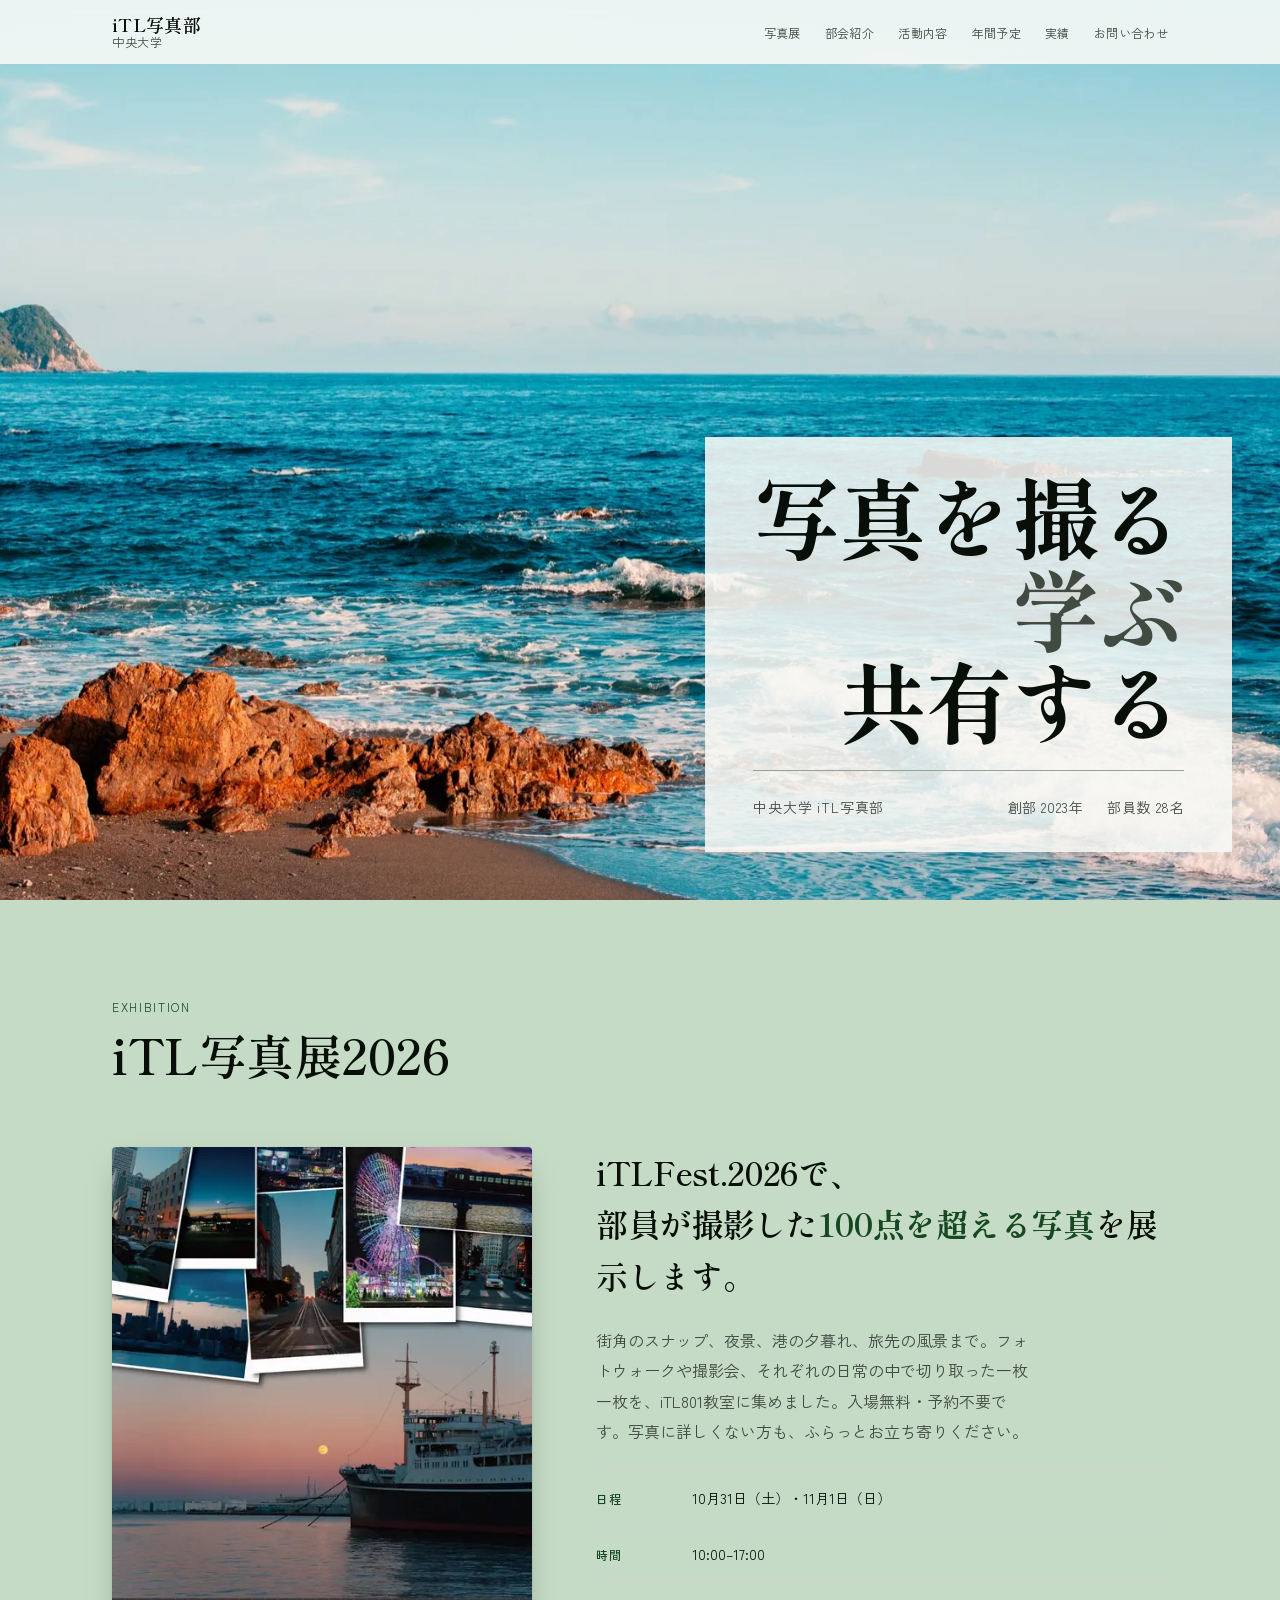
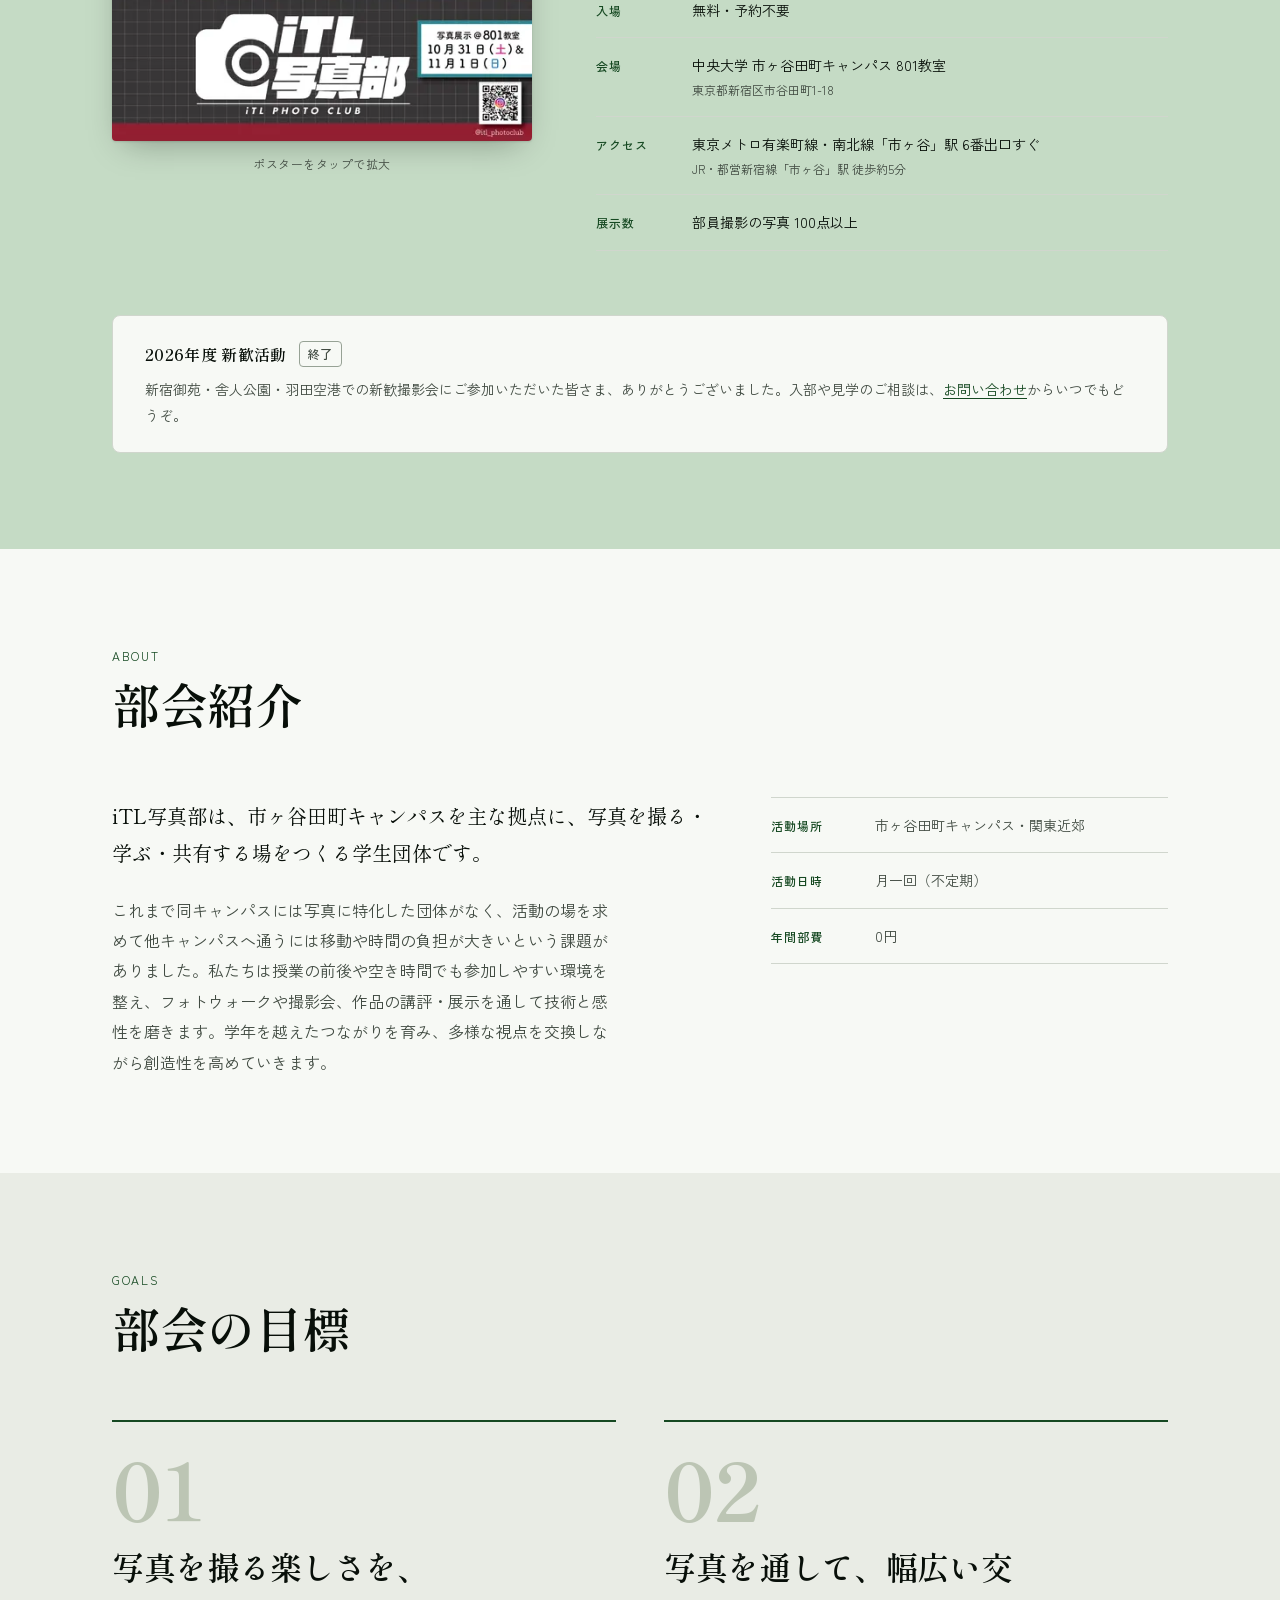
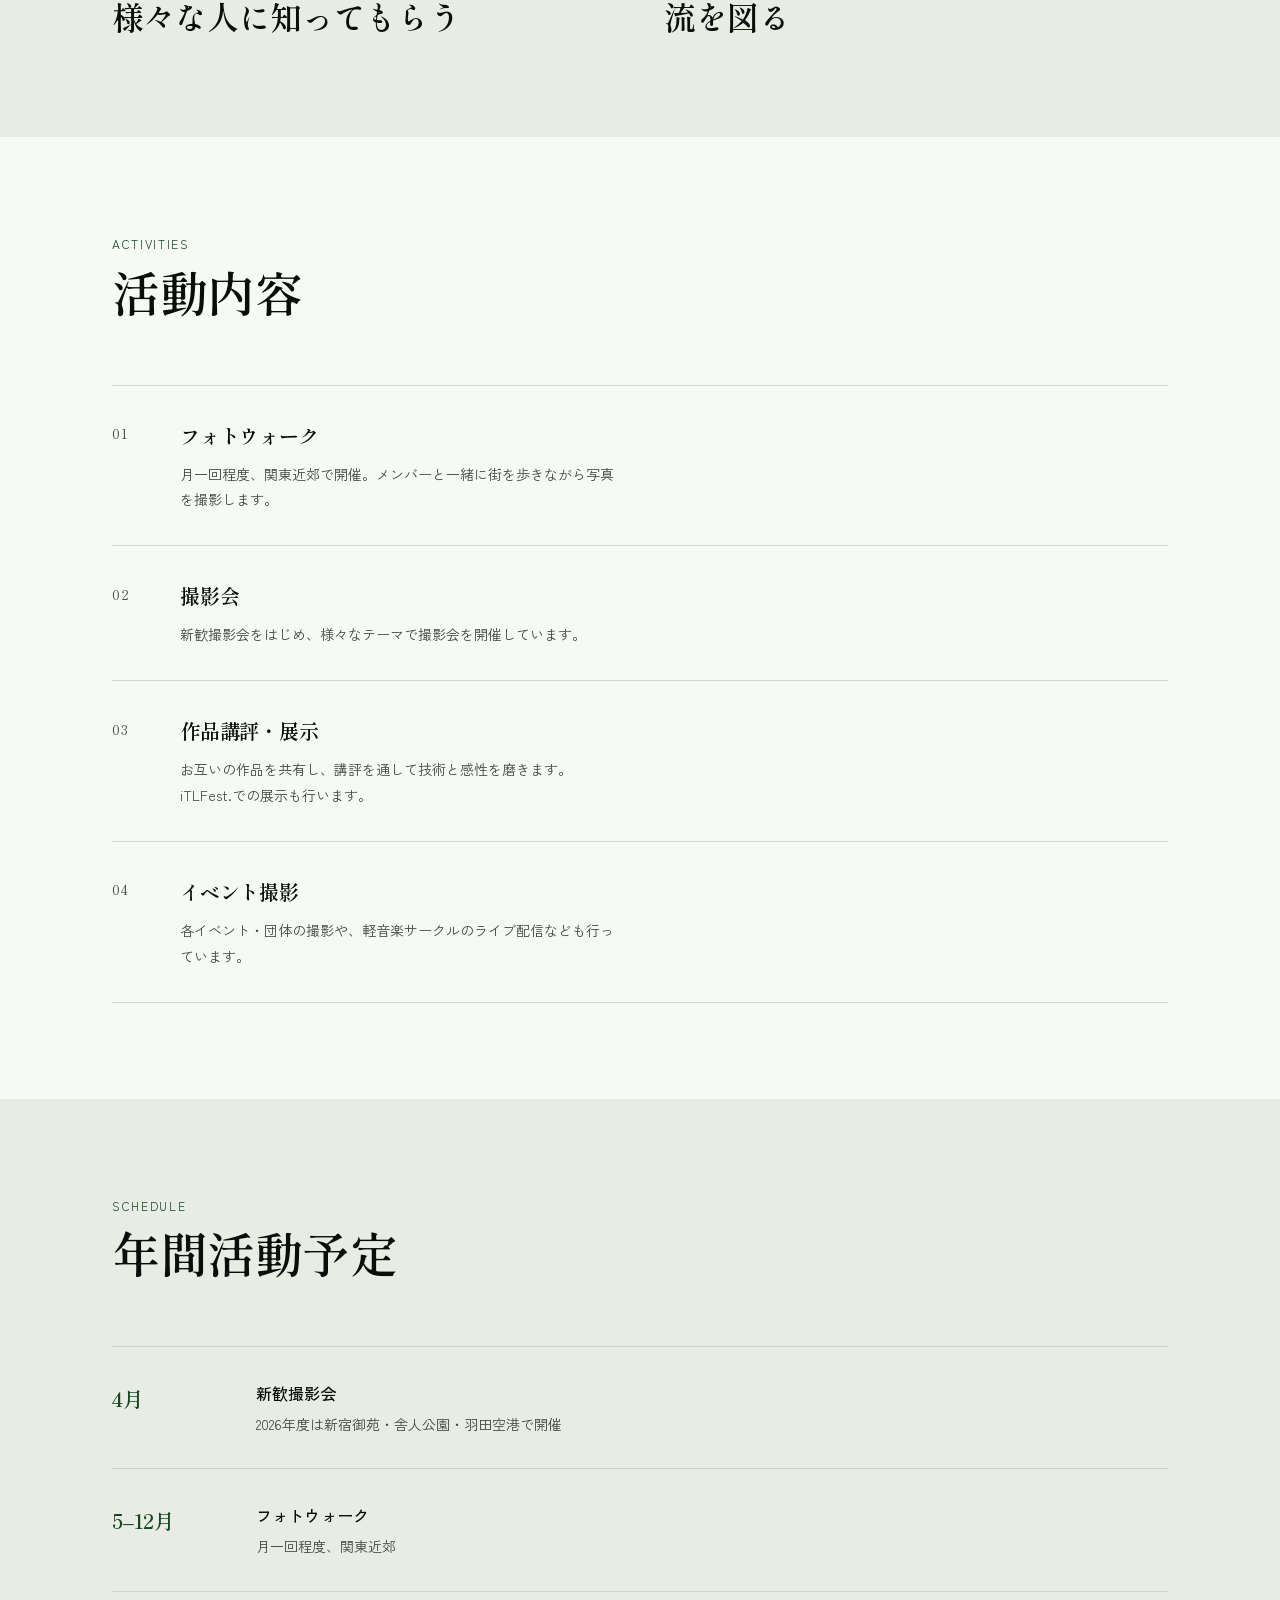
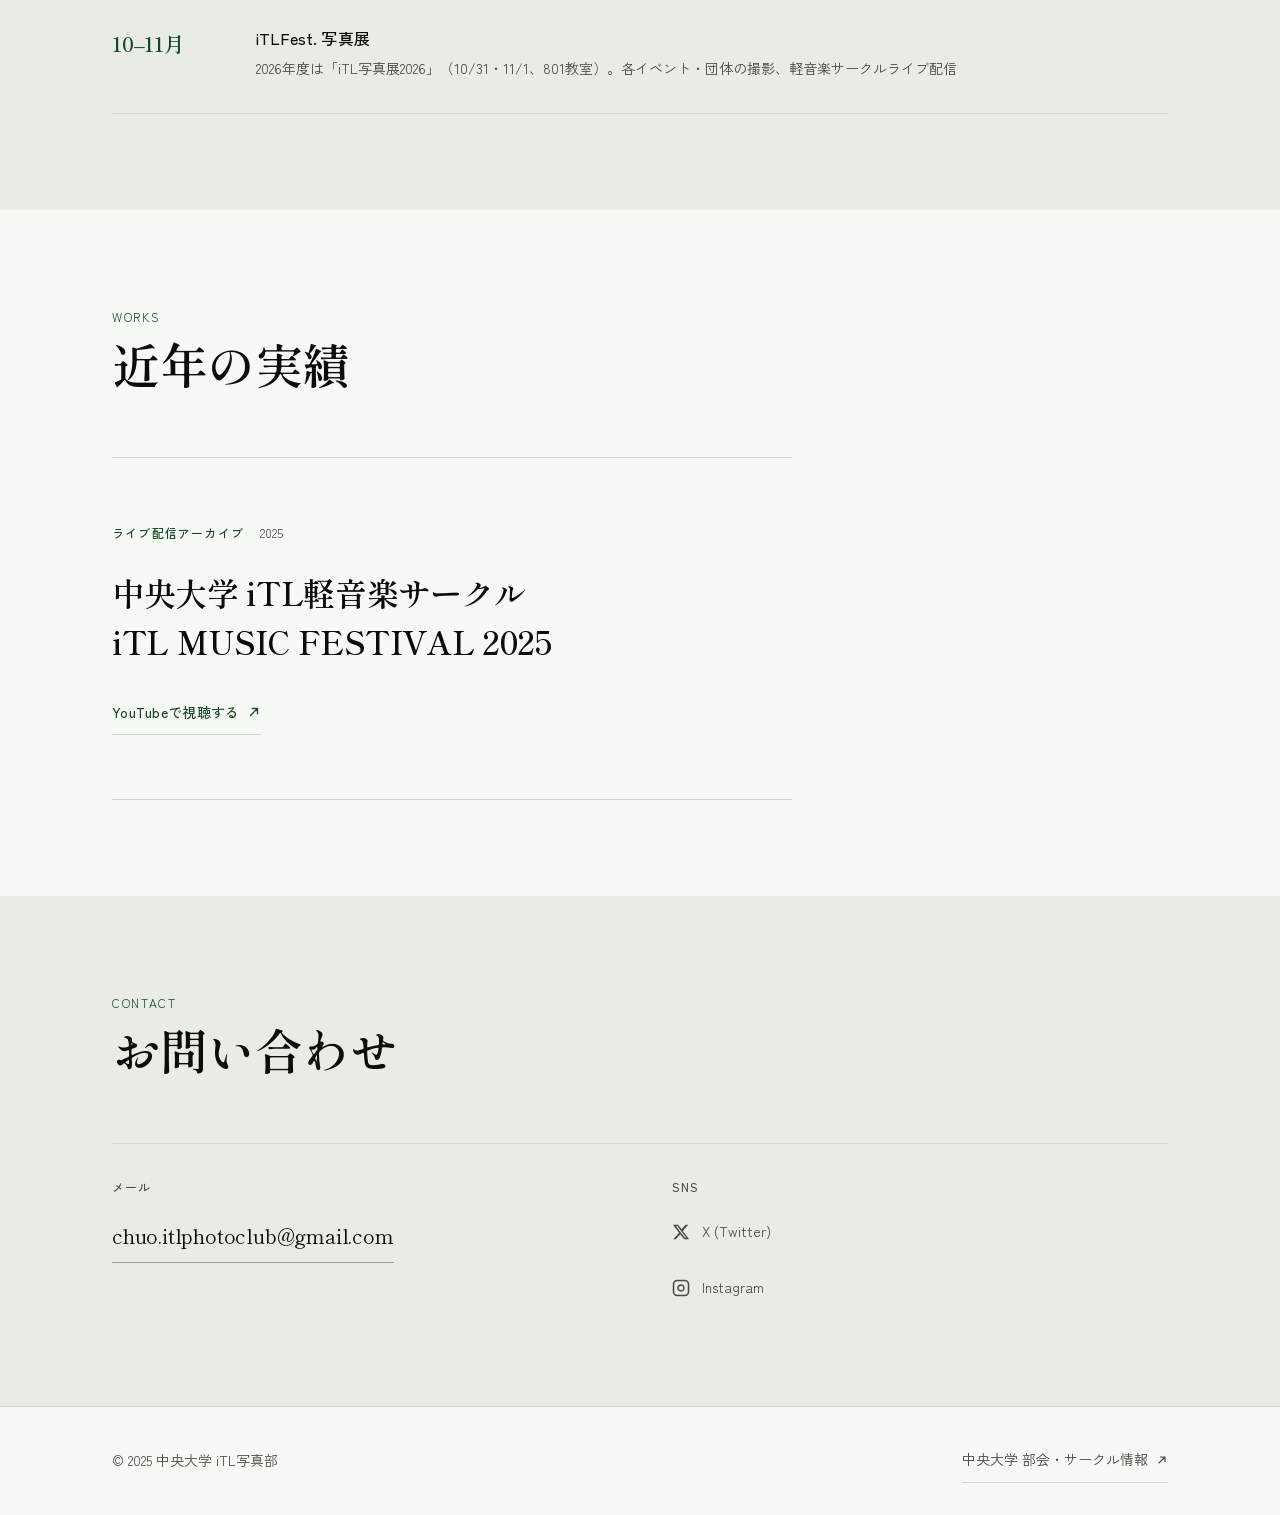
<file: index.html>
<!DOCTYPE html>
<html lang="ja">
<head>
    <meta charset="UTF-8">
    <meta name="viewport" content="width=device-width, initial-scale=1.0">
    <title>iTL写真部 | 中央大学</title>
    <meta name="description" content="中央大学 iTL写真部 — 市ヶ谷田町キャンパスを拠点に、写真を撮る・学ぶ・共有する学生団体です。iTLFest.2026（10/31・11/1）では「iTL写真展2026」を開催し、801教室で部員が撮影した写真100点超を展示します。">
    <link rel="icon" href="favicon.ico" sizes="16x16 32x32 48x48">
    <link rel="icon" href="favicon-96.png" type="image/png" sizes="96x96">
    <link rel="apple-touch-icon" href="apple-touch-icon.png">
    <link rel="stylesheet" href="styles.css">
    <link rel="preload"
          as="image"
          type="image/webp"
          imagesrcset="images/hero-480.webp 480w, images/hero-960.webp 960w, images/hero-1600.webp 1600w, images/hero-2400.webp 2400w"
          imagesizes="100vw"
          fetchpriority="high">
    <link rel="preconnect" href="https://fonts.googleapis.com">
    <link rel="preconnect" href="https://fonts.gstatic.com" crossorigin>
    <link href="https://fonts.googleapis.com/css2?family=Shippori+Mincho+B1:wght@400;600;700&family=Zen+Kaku+Gothic+New:wght@300;400;500&display=swap" rel="stylesheet">

    <!-- Open Graph / SNS -->
    <meta property="og:type" content="website">
    <meta property="og:title" content="iTL写真部 | 中央大学">
    <meta property="og:description" content="中央大学 iTL写真部 — iTLFest.2026（10/31・11/1）で「iTL写真展2026」を開催。市ヶ谷田町キャンパス801教室に部員の写真100点超を展示します。">
    <meta property="og:image" content="images/hero-1600.jpg">
    <meta property="og:locale" content="ja_JP">
    <meta name="twitter:card" content="summary_large_image">
    <meta name="twitter:title" content="iTL写真部 | 中央大学">
    <meta name="twitter:description" content="中央大学 iTL写真部 — iTLFest.2026（10/31・11/1）で「iTL写真展2026」を開催。801教室に部員の写真100点超を展示します。">
    <meta name="twitter:image" content="images/hero-1600.jpg">

    <meta name="color-scheme" content="light">

    <!-- Structured data: iTL写真展2026 -->
    <script type="application/ld+json">
    {
        "@context": "https://schema.org",
        "@type": "ExhibitionEvent",
        "name": "iTL写真展2026",
        "description": "中央大学の大学祭 iTLFest.2026 にて、iTL写真部の部員が撮影した写真100点以上を展示します。",
        "startDate": "2026-10-31T10:00+09:00",
        "endDate": "2026-11-01T17:00+09:00",
        "eventStatus": "https://schema.org/EventScheduled",
        "eventAttendanceMode": "https://schema.org/OfflineEventAttendanceMode",
        "isAccessibleForFree": true,
        "image": "https://itlphotoclub.com/images/poster-1414.jpg",
        "location": {
            "@type": "Place",
            "name": "中央大学 市ヶ谷田町キャンパス 801教室",
            "address": {
                "@type": "PostalAddress",
                "postalCode": "162-8478",
                "addressRegion": "東京都",
                "addressLocality": "新宿区",
                "streetAddress": "市谷田町1-18",
                "addressCountry": "JP"
            }
        },
        "organizer": {
            "@type": "Organization",
            "name": "中央大学 iTL写真部",
            "url": "https://itlphotoclub.com"
        }
    }
    </script>

    <script>document.documentElement.classList.add('js');</script>
</head>
<body>

    <a class="skip-link" href="#main-content">本文へスキップ</a>

    <header class="site-header" id="site-header">
        <div class="header-inner">
            <a href="/" class="site-logo" aria-label="iTL写真部 トップへ">
                <span class="logo-primary">iTL写真部</span>
                <span class="logo-sub">中央大学</span>
            </a>
            <nav class="site-nav" id="site-nav" aria-label="サイトナビゲーション">
                <ul class="nav-list" role="list">
                    <li><a href="#exhibition">写真展</a></li>
                    <li><a href="#about">部会紹介</a></li>
                    <li><a href="#activities">活動内容</a></li>
                    <li><a href="#schedule">年間予定</a></li>
                    <li><a href="#achievements">実績</a></li>
                    <li><a href="#contact">お問い合わせ</a></li>
                </ul>
            </nav>
            <button class="menu-toggle" id="menu-toggle"
                    aria-controls="site-nav"
                    aria-expanded="false"
                    aria-label="メニューを開く">
                <span class="burger-line"></span>
                <span class="burger-line"></span>
                <span class="burger-line"></span>
            </button>
        </div>
    </header>

    <main id="main-content">

        <!-- Hero -->
        <section class="hero" aria-labelledby="hero-heading">
            <figure class="hero-figure">
                <picture>
                    <source type="image/webp"
                            srcset="images/hero-480.webp 480w, images/hero-960.webp 960w, images/hero-1600.webp 1600w, images/hero-2400.webp 2400w"
                            sizes="100vw">
                    <img src="images/hero-1600.jpg"
                         srcset="images/hero-480.jpg 480w, images/hero-960.jpg 960w, images/hero-1600.jpg 1600w, images/hero-2400.jpg 2400w"
                         sizes="100vw"
                         alt="夕暮れの海辺。青い海に波が立ち、柔らかな光が岩場を照らしている。"
                         width="4253"
                         height="2835"
                         fetchpriority="high"
                         decoding="async">
                </picture>
            </figure>
            <div class="hero-inner">
                <div class="hero-plate">
                    <h1 class="hero-title" id="hero-heading">
                        <span class="hero-title-line" data-stagger="0">写真を撮る</span>
                        <span class="hero-title-line" data-stagger="1">学ぶ</span>
                        <span class="hero-title-line" data-stagger="2">共有する</span>
                    </h1>
                    <div class="hero-meta">
                        <span class="hero-meta-club">中央大学 iTL写真部</span>
                        <div class="hero-meta-stats">
                            <span>創部 2023年</span>
                            <span>部員数 28名</span>
                        </div>
                    </div>
                </div>
            </div>
        </section>

        <!-- iTL写真展2026（iTLFest.2026） -->
        <section id="exhibition" class="section section--exhibition" aria-labelledby="exhibition-heading">
            <div class="container">
                <div class="section-header">
                    <span class="section-label" lang="en">Exhibition</span>
                    <h2 class="section-title" id="exhibition-heading">iTL写真展2026</h2>
                </div>
                <div class="exhibition-grid">
                    <figure class="exhibition-poster reveal-item">
                        <a href="images/poster-1414.jpg"
                           class="exhibition-poster-link"
                           id="poster-open"
                           aria-haspopup="dialog"
                           aria-label="iTL写真展2026のポスターを拡大表示する">
                            <picture>
                                <source type="image/webp"
                                        srcset="images/poster-480.webp 480w, images/poster-960.webp 960w, images/poster-1414.webp 1414w"
                                        sizes="(min-width: 768px) 420px, calc(100vw - 3rem)">
                                <img src="images/poster-960.jpg"
                                     srcset="images/poster-480.jpg 480w, images/poster-960.jpg 960w, images/poster-1414.jpg 1414w"
                                     sizes="(min-width: 768px) 420px, calc(100vw - 3rem)"
                                     alt="iTL写真展2026 ポスター。夕暮れの港に停泊する客船と満月の写真を背景に、部員が撮影した街並みや観覧車の写真が並ぶ。写真展 @801教室、10月31日（土）・11月1日（日）。"
                                     width="1414"
                                     height="2000"
                                     loading="lazy"
                                     decoding="async">
                            </picture>
                        </a>
                        <figcaption class="exhibition-poster-caption">ポスターをタップで拡大</figcaption>
                    </figure>
                    <div class="exhibition-body reveal-item">
                        <p class="exhibition-lead">
                            iTLFest.2026で、<br>部員が撮影した<strong>100点を超える写真</strong>を展示します。
                        </p>
                        <p class="exhibition-text">
                            街角のスナップ、夜景、港の夕暮れ、旅先の風景まで。フォトウォークや撮影会、それぞれの日常の中で切り取った一枚一枚を、iTL801教室に集めました。入場無料・予約不要です。写真に詳しくない方も、ふらっとお立ち寄りください。
                        </p>
                        <dl class="exhibition-facts">
                            <div class="fact-item">
                                <dt>日程</dt>
                                <dd>
                                    <time datetime="2026-10-31">10月31日（土）</time>・<time datetime="2026-11-01">11月1日（日）</time>
                                </dd>
                            </div>
                            <div class="fact-item">
                                <dt>時間</dt>
                                <dd>
                                    <time datetime="10:00">10:00</time>–<time datetime="17:00">17:00</time>
                                </dd>
                            </div>
                            <div class="fact-item">
                                <dt>入場</dt>
                                <dd>無料・予約不要</dd>
                            </div>
                            <div class="fact-item">
                                <dt>会場</dt>
                                <dd>
                                    中央大学 市ヶ谷田町キャンパス 801教室
                                    <span class="fact-note">東京都新宿区市谷田町1-18</span>
                                </dd>
                            </div>
                            <div class="fact-item">
                                <dt>アクセス</dt>
                                <dd>
                                    東京メトロ有楽町線・南北線「市ヶ谷」駅 6番出口すぐ
                                    <span class="fact-note">JR・都営新宿線「市ヶ谷」駅 徒歩約5分</span>
                                </dd>
                            </div>
                            <div class="fact-item">
                                <dt>展示数</dt>
                                <dd>部員撮影の写真 100点以上</dd>
                            </div>
                        </dl>
                    </div>
                </div>

                <dialog class="poster-dialog" id="poster-dialog" aria-label="iTL写真展2026 ポスター（拡大表示）">
                    <button type="button" class="poster-dialog-close" id="poster-close" aria-label="閉じる">
                        <svg width="20" height="20" viewBox="0 0 24 24" fill="none" aria-hidden="true">
                            <path d="M6 6l12 12M18 6L6 18" stroke="currentColor" stroke-width="1.75" stroke-linecap="round"/>
                        </svg>
                    </button>
                    <picture>
                        <source type="image/webp"
                                srcset="images/poster-960.webp 960w, images/poster-1414.webp 1414w"
                                sizes="(min-aspect-ratio: 1414/2000) calc(92vh * 0.707), 92vw">
                        <img class="poster-dialog-img"
                             src="images/poster-1414.jpg"
                             srcset="images/poster-960.jpg 960w, images/poster-1414.jpg 1414w"
                             sizes="(min-aspect-ratio: 1414/2000) calc(92vh * 0.707), 92vw"
                             alt="iTL写真展2026 ポスター。写真展 @801教室、10月31日（土）・11月1日（日）。"
                             width="1414"
                             height="2000"
                             loading="lazy"
                             decoding="async">
                    </picture>
                </dialog>

                <aside class="welcome-ended reveal-item" aria-labelledby="welcome-ended-heading">
                    <h3 class="welcome-ended-title" id="welcome-ended-heading">
                        2026年度 新歓活動<span class="welcome-status">終了</span>
                    </h3>
                    <p class="welcome-ended-text">
                        新宿御苑・舎人公園・羽田空港での新歓撮影会にご参加いただいた皆さま、ありがとうございました。入部や見学のご相談は、<a href="#contact">お問い合わせ</a>からいつでもどうぞ。
                    </p>
                </aside>
            </div>
        </section>

        <!-- 部会紹介 -->
        <section id="about" class="section" aria-labelledby="about-heading">
            <div class="container">
                <div class="section-header">
                    <span class="section-label" lang="en">About</span>
                    <h2 class="section-title" id="about-heading">部会紹介</h2>
                </div>
                <div class="about-grid">
                    <div class="about-text reveal-item">
                        <p class="lead">
                            iTL写真部は、市ヶ谷田町キャンパスを主な拠点に、写真を撮る・学ぶ・共有する場をつくる学生団体です。
                        </p>
                        <p>
                            これまで同キャンパスには写真に特化した団体がなく、活動の場を求めて他キャンパスへ通うには移動や時間の負担が大きいという課題がありました。私たちは授業の前後や空き時間でも参加しやすい環境を整え、フォトウォークや撮影会、作品の講評・展示を通して技術と感性を磨きます。学年を越えたつながりを育み、多様な視点を交換しながら創造性を高めていきます。
                        </p>
                    </div>
                    <div class="about-facts reveal-item">
                        <dl class="fact-list">
                            <div class="fact-item">
                                <dt>活動場所</dt>
                                <dd>市ヶ谷田町キャンパス・関東近郊</dd>
                            </div>
                            <div class="fact-item">
                                <dt>活動日時</dt>
                                <dd>月一回（不定期）</dd>
                            </div>
                            <div class="fact-item">
                                <dt>年間部費</dt>
                                <dd>0円</dd>
                            </div>
                        </dl>
                    </div>
                </div>
            </div>
        </section>

        <!-- 部会の目標 -->
        <section class="section section--alt" aria-labelledby="goals-heading">
            <div class="container">
                <div class="section-header">
                    <span class="section-label" lang="en">Goals</span>
                    <h2 class="section-title" id="goals-heading">部会の目標</h2>
                </div>
                <ol class="goals-list" role="list">
                    <li class="goal-item reveal-item">
                        <span class="goal-number" aria-hidden="true">01</span>
                        <p class="goal-text">写真を撮る楽しさを、様々な人に知ってもらう</p>
                    </li>
                    <li class="goal-item reveal-item">
                        <span class="goal-number" aria-hidden="true">02</span>
                        <p class="goal-text">写真を通して、幅広い交流を図る</p>
                    </li>
                </ol>
            </div>
        </section>

        <!-- 活動内容 -->
        <section id="activities" class="section" aria-labelledby="activities-heading">
            <div class="container">
                <div class="section-header">
                    <span class="section-label" lang="en">Activities</span>
                    <h2 class="section-title" id="activities-heading">活動内容</h2>
                </div>
                <ul class="activities-list" role="list">
                    <li class="activity-item reveal-item">
                        <span class="activity-num" aria-hidden="true">01</span>
                        <div class="activity-body">
                            <h3 class="activity-title">フォトウォーク</h3>
                            <p class="activity-desc">月一回程度、関東近郊で開催。メンバーと一緒に街を歩きながら写真を撮影します。</p>
                        </div>
                    </li>
                    <li class="activity-item reveal-item">
                        <span class="activity-num" aria-hidden="true">02</span>
                        <div class="activity-body">
                            <h3 class="activity-title">撮影会</h3>
                            <p class="activity-desc">新歓撮影会をはじめ、様々なテーマで撮影会を開催しています。</p>
                        </div>
                    </li>
                    <li class="activity-item reveal-item">
                        <span class="activity-num" aria-hidden="true">03</span>
                        <div class="activity-body">
                            <h3 class="activity-title">作品講評・展示</h3>
                            <p class="activity-desc">お互いの作品を共有し、講評を通して技術と感性を磨きます。iTLFest.での展示も行います。</p>
                        </div>
                    </li>
                    <li class="activity-item reveal-item">
                        <span class="activity-num" aria-hidden="true">04</span>
                        <div class="activity-body">
                            <h3 class="activity-title">イベント撮影</h3>
                            <p class="activity-desc">各イベント・団体の撮影や、軽音楽サークルのライブ配信なども行っています。</p>
                        </div>
                    </li>
                </ul>
            </div>
        </section>

        <!-- 年間活動予定 -->
        <section id="schedule" class="section section--alt" aria-labelledby="schedule-heading">
            <div class="container">
                <div class="section-header">
                    <span class="section-label" lang="en">Schedule</span>
                    <h2 class="section-title" id="schedule-heading">年間活動予定</h2>
                </div>
                <ol class="schedule-list" role="list">
                    <li class="schedule-item reveal-item">
                        <div class="schedule-month">4月</div>
                        <div class="schedule-body">
                            <h3 class="schedule-title">新歓撮影会</h3>
                            <p class="schedule-desc">2026年度は新宿御苑・舎人公園・羽田空港で開催</p>
                        </div>
                    </li>
                    <li class="schedule-item reveal-item">
                        <div class="schedule-month">5–12月</div>
                        <div class="schedule-body">
                            <h3 class="schedule-title">フォトウォーク</h3>
                            <p class="schedule-desc">月一回程度、関東近郊</p>
                        </div>
                    </li>
                    <li class="schedule-item reveal-item">
                        <div class="schedule-month">10–11月</div>
                        <div class="schedule-body">
                            <h3 class="schedule-title">iTLFest. 写真展</h3>
                            <p class="schedule-desc">2026年度は「iTL写真展2026」（10/31・11/1、801教室）。各イベント・団体の撮影、軽音楽サークルライブ配信</p>
                        </div>
                    </li>
                </ol>
            </div>
        </section>

        <!-- 近年の実績 -->
        <section id="achievements" class="section" aria-labelledby="achievements-heading">
            <div class="container">
                <div class="section-header">
                    <span class="section-label" lang="en">Works</span>
                    <h2 class="section-title" id="achievements-heading">近年の実績</h2>
                </div>
                <div class="achievement reveal-item">
                    <div class="achievement-meta">
                        <span class="achievement-type">ライブ配信アーカイブ</span>
                        <span class="achievement-year">2025</span>
                    </div>
                    <h3 class="achievement-title">
                        中央大学 iTL軽音楽サークル<br>
                        <span lang="en">iTL MUSIC FESTIVAL 2025</span>
                    </h3>
                    <a href="https://www.youtube.com/watch?v=erKONutoNCs&list=RDerKONutoNCs"
                       target="_blank"
                       rel="noopener noreferrer"
                       class="achievement-link"
                       aria-label="iTL MUSIC FESTIVAL 2025 をYouTubeで視聴する（外部リンク）">
                        YouTubeで視聴する
                        <svg class="ext-icon" width="14" height="14" viewBox="0 0 16 16" fill="none" aria-hidden="true">
                            <path d="M4 12L12 4M12 4H6M12 4V10" stroke="currentColor" stroke-width="1.5" stroke-linecap="round" stroke-linejoin="round"/>
                        </svg>
                    </a>
                </div>
            </div>
        </section>

        <!-- お問い合わせ -->
        <section id="contact" class="section section--alt" aria-labelledby="contact-heading">
            <div class="container">
                <div class="section-header">
                    <span class="section-label" lang="en">Contact</span>
                    <h2 class="section-title" id="contact-heading">お問い合わせ</h2>
                </div>
                <div class="contact-grid reveal-item">
                    <div class="contact-block">
                        <h3 class="contact-label">メール</h3>
                        <a href="mailto:chuo.itlphotoclub@gmail.com" class="contact-email">
                            chuo.itlphotoclub@gmail.com
                        </a>
                    </div>
                    <div class="contact-block">
                        <h3 class="contact-label">SNS</h3>
                        <ul class="social-list" role="list">
                            <li>
                                <a href="https://x.com/iTL_photoclub"
                                   target="_blank"
                                   rel="noopener noreferrer"
                                   class="social-item"
                                   aria-label="X（Twitter）でiTL写真部をフォロー（外部リンク）">
                                    <svg width="18" height="18" viewBox="0 0 24 24" fill="currentColor" aria-hidden="true">
                                        <path d="M18.244 2.25h3.308l-7.227 8.26 8.502 11.24H16.17l-5.214-6.817L4.99 21.75H1.68l7.73-8.835L1.254 2.25H8.08l4.713 6.231zm-1.161 17.52h1.833L7.084 4.126H5.117z"/>
                                    </svg>
                                    <span lang="en">X (Twitter)</span>
                                </a>
                            </li>
                            <li>
                                <a href="https://www.instagram.com/itl_photoclub"
                                   target="_blank"
                                   rel="noopener noreferrer"
                                   class="social-item"
                                   aria-label="InstagramでiTL写真部をフォロー（外部リンク）">
                                    <svg width="18" height="18" viewBox="0 0 24 24" fill="none" stroke="currentColor" stroke-width="2" aria-hidden="true">
                                        <rect x="2" y="2" width="20" height="20" rx="5" ry="5"></rect>
                                        <path d="M16 11.37A4 4 0 1 1 12.63 8 4 4 0 0 1 16 11.37z"></path>
                                        <line x1="17.5" y1="6.5" x2="17.51" y2="6.5"></line>
                                    </svg>
                                    <span lang="en">Instagram</span>
                                </a>
                            </li>
                        </ul>
                    </div>
                </div>
            </div>
        </section>

    </main>

    <footer class="site-footer">
        <div class="container">
            <div class="footer-inner">
                <p class="footer-copy">&copy; 2025 中央大学 iTL写真部</p>
                <a href="https://www.chuo-u.ac.jp/activities/"
                   target="_blank"
                   rel="noopener noreferrer"
                   class="footer-link"
                   aria-label="中央大学 部会・サークル情報（外部リンク）">
                    中央大学 部会・サークル情報
                    <svg class="ext-icon" width="12" height="12" viewBox="0 0 16 16" fill="none" aria-hidden="true">
                        <path d="M4 12L12 4M12 4H6M12 4V10" stroke="currentColor" stroke-width="1.5" stroke-linecap="round" stroke-linejoin="round"/>
                    </svg>
                </a>
            </div>
        </div>
    </footer>

    <script src="script.js" defer></script>
</body>
</html>
</file>
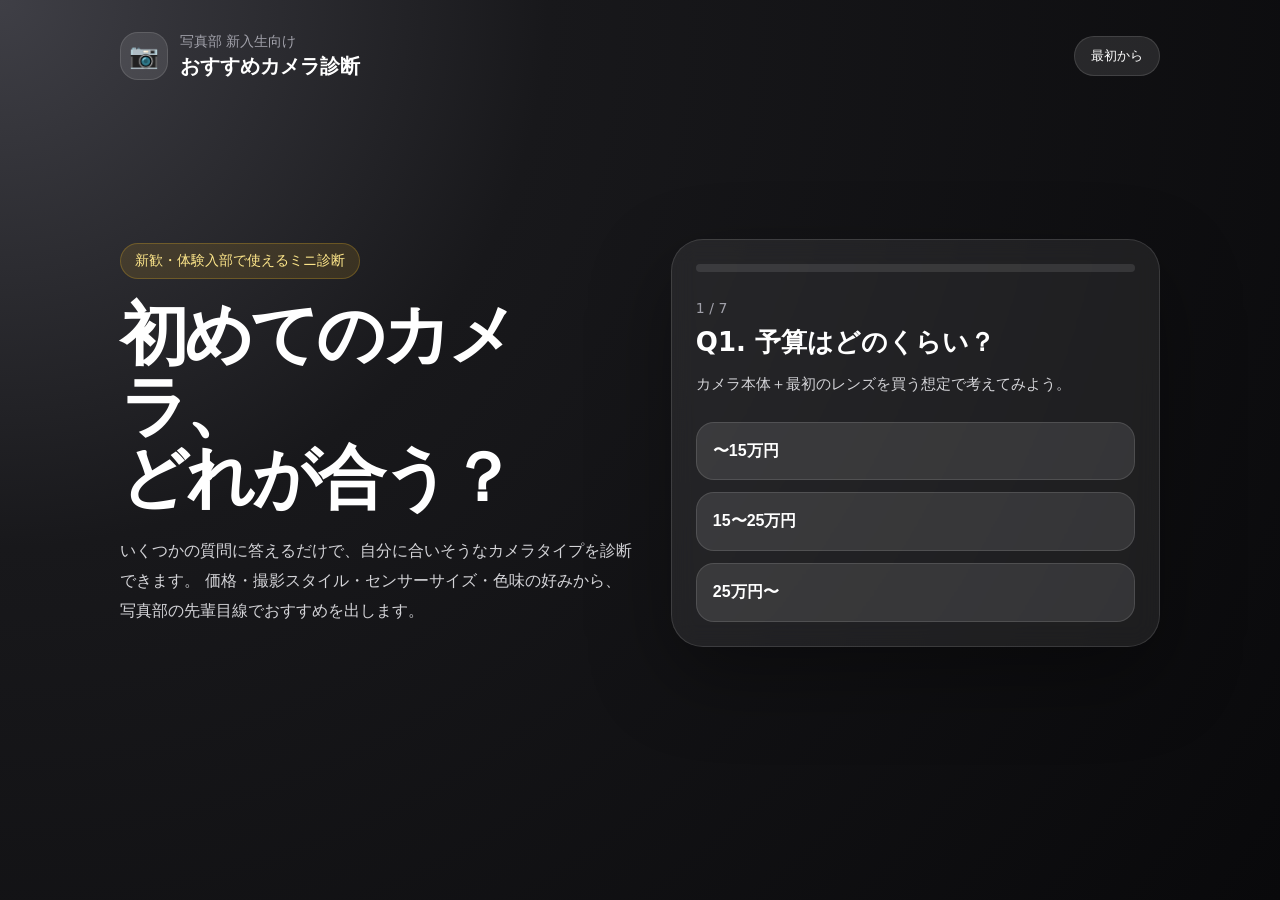
<file: camera.html>
<!doctype html>
<html lang="ja">
  <head>
    <meta charset="UTF-8" />
    <meta name="viewport" content="width=device-width, initial-scale=1.0" />
    <title>iTL写真部 おすすめカメラ診断</title>
    <style>
      * {
        box-sizing: border-box;
      }

      body {
        margin: 0;
        font-family:
          system-ui,
          -apple-system,
          BlinkMacSystemFont,
          "Segoe UI",
          sans-serif;
        background: radial-gradient(
          circle at top left,
          #3f3f46 0,
          #18181b 35%,
          #09090b 100%
        );
        color: #fff;
        min-height: 100vh;
      }

      .page {
        width: min(100%, 1080px);
        margin: 0 auto;
        padding: 32px 20px;
      }

      header {
        display: flex;
        justify-content: space-between;
        align-items: center;
        gap: 16px;
        margin-bottom: 48px;
      }

      .brand {
        display: flex;
        align-items: center;
        gap: 12px;
      }

      .logo {
        display: grid;
        place-items: center;
        width: 48px;
        height: 48px;
        border-radius: 18px;
        background: rgba(255, 255, 255, 0.1);
        border: 1px solid rgba(255, 255, 255, 0.12);
        font-size: 24px;
      }

      .brand p {
        margin: 0;
        color: #a1a1aa;
        font-size: 14px;
      }

      .brand h1 {
        margin: 2px 0 0;
        font-size: 20px;
      }

      .reset-button {
        border: 1px solid rgba(255, 255, 255, 0.12);
        background: rgba(255, 255, 255, 0.1);
        color: #fff;
        border-radius: 999px;
        padding: 10px 16px;
        cursor: pointer;
        transition: 0.2s;
      }

      .reset-button:hover {
        background: rgba(255, 255, 255, 0.16);
      }

      main {
        display: grid;
        grid-template-columns: 1fr 0.95fr;
        gap: 36px;
        align-items: center;
        min-height: 70vh;
      }

      .hero-badge {
        display: inline-block;
        margin-bottom: 20px;
        padding: 8px 14px;
        border-radius: 999px;
        background: rgba(251, 191, 36, 0.12);
        color: #fde68a;
        border: 1px solid rgba(251, 191, 36, 0.24);
        font-size: 14px;
      }

      .hero h2 {
        margin: 0;
        font-size: clamp(40px, 7vw, 68px);
        line-height: 1.05;
        letter-spacing: -0.06em;
      }

      .hero p {
        margin-top: 22px;
        color: #d4d4d8;
        line-height: 1.9;
        max-width: 560px;
      }

      .card {
        background: rgba(255, 255, 255, 0.07);
        border: 1px solid rgba(255, 255, 255, 0.12);
        border-radius: 32px;
        padding: 24px;
        box-shadow: 0 30px 80px rgba(0, 0, 0, 0.35);
        backdrop-filter: blur(12px);
      }

      .progress-wrap {
        height: 8px;
        background: rgba(255, 255, 255, 0.1);
        border-radius: 999px;
        overflow: hidden;
        margin-bottom: 28px;
      }

      .progress-bar {
        height: 100%;
        width: 0%;
        background: #fff;
        border-radius: 999px;
        transition: width 0.3s ease;
      }

      .question-count {
        color: #a1a1aa;
        font-size: 14px;
        margin: 0 0 8px;
      }

      .question-title {
        margin: 0 0 10px;
        font-size: 26px;
        line-height: 1.4;
      }

      .question-description {
        margin: 0 0 24px;
        color: #d4d4d8;
        line-height: 1.8;
        font-size: 15px;
      }

      .options {
        display: grid;
        gap: 12px;
      }

      .option-button {
        width: 100%;
        border: 1px solid rgba(255, 255, 255, 0.12);
        background: rgba(255, 255, 255, 0.1);
        color: #fff;
        border-radius: 18px;
        padding: 16px;
        text-align: left;
        font-size: 16px;
        font-weight: 700;
        line-height: 1.55;
        cursor: pointer;
        transition: 0.2s;
      }

      .option-button:hover {
        transform: translateY(-2px);
        background: rgba(255, 255, 255, 0.16);
      }

      .result-badge {
        display: inline-block;
        padding: 6px 12px;
        border-radius: 999px;
        background: rgba(52, 211, 153, 0.12);
        color: #a7f3d0;
        border: 1px solid rgba(52, 211, 153, 0.24);
        font-size: 14px;
        margin-bottom: 16px;
      }

      .result-title {
        margin: 0;
        font-size: 32px;
        line-height: 1.25;
      }

      .result-subtitle {
        margin: 10px 0 0;
        color: #d4d4d8;
        font-size: 18px;
        line-height: 1.7;
      }

      .result-description {
        margin-top: 20px;
        color: #d4d4d8;
        line-height: 1.9;
      }

      .result-list {
        display: grid;
        gap: 12px;
        margin-top: 22px;
      }

      .result-item {
        border-radius: 18px;
        background: rgba(255, 255, 255, 0.1);
        border: 1px solid rgba(255, 255, 255, 0.12);
        padding: 16px;
        line-height: 1.7;
      }

      .answers-box {
        margin-top: 22px;
        background: rgba(0, 0, 0, 0.24);
        border: 1px solid rgba(255, 255, 255, 0.12);
        border-radius: 18px;
        padding: 16px;
        color: #d4d4d8;
        font-size: 13px;
        line-height: 1.7;
      }

      .answers-box strong {
        display: block;
        color: #fff;
        margin-bottom: 8px;
      }

      @media (max-width: 820px) {
        header {
          align-items: flex-start;
        }

        main {
          grid-template-columns: 1fr;
        }

        .card {
          padding: 20px;
        }
      }
    </style>
  </head>
  <body>
    <div class="page">
      <header>
        <div class="brand">
          <div class="logo">📷</div>
          <div>
            <p>写真部 新入生向け</p>
            <h1>おすすめカメラ診断</h1>
          </div>
        </div>
        <button class="reset-button" id="resetButton">最初から</button>
      </header>

      <main>
        <section class="hero">
          <div class="hero-badge">新歓・体験入部で使えるミニ診断</div>
          <h2>初めてのカメラ、<br />どれが合う？</h2>
          <p>
            いくつかの質問に答えるだけで、自分に合いそうなカメラタイプを診断できます。
            価格・撮影スタイル・センサーサイズ・色味の好みから、写真部の先輩目線でおすすめを出します。
          </p>
        </section>

        <section class="card">
          <div class="progress-wrap">
            <div class="progress-bar" id="progressBar"></div>
          </div>
          <div id="quizArea"></div>
        </section>
      </main>
    </div>

    <script>
      const questions = [
        {
          id: "budget",
          title: "Q1. 予算はどのくらい？",
          description: "カメラ本体＋最初のレンズを買う想定で考えてみよう。",
          options: [
            { label: "〜15万円", value: "under15" },
            { label: "15〜25万円", value: "15to25" },
            { label: "25万円〜", value: "over25" },
          ],
        },
        {
          id: "weight_or_control",
          title: "Q2. 持ち歩きやすさと撮りやすさ、どっちを重視する？",
          description:
            "毎日持ち歩くなら軽さ、しっかり構えて撮るなら操作性が大事。",
          options: [
            { label: "軽くて持ち歩きやすい方がいい", value: "light" },
            { label: "少し重くても操作しやすい方がいい", value: "control" },
          ],
        },
        {
          id: "design_or_function",
          title: "Q3. カメラ選びで重視したいのは？",
          options: [
            { label: "デザイン・所有感を大事にしたい", value: "design" },
            { label: "機能性・性能を重視したい", value: "function" },
          ],
        },
        {
          id: "shooting_style",
          title: "Q4. どんなスタイルで撮りたい？",
          options: [
            {
              label: "ファインダーありでしっかり撮りたい",
              value: "viewfinder",
            },
            { label: "モニターを見てカジュアルに撮りたい", value: "monitor" },
          ],
        },
        {
          id: "sensor_size",
          title: "Q5. センサーサイズはどっちが気になる？",
          options: [
            { label: "APS-C（軽くて扱いやすい）", value: "apsc" },
            { label: "フルサイズ（高画質・ボケ）", value: "fullframe" },
          ],
        },
        {
          id: "color_style",
          title: "Q6. 色味はどっち派？",
          options: [
            { label: "編集で追い込みたい", value: "edit" },
            { label: "撮影時の色を大事にしたい", value: "camera_color" },
          ],
        },
        {
          id: "lens_plan",
          title: "Q7. レンズはどうしたい？",
          options: [
            { label: "まずは1本でOK", value: "simple" },
            { label: "いろいろ増やしたい", value: "expand" },
          ],
        },
      ];

      const results = {
        compact: {
          title: "軽快スナップ派",
          subtitle: "まずは軽く持ち出せるカメラが合いそう。",
          description:
            "気軽に持ち歩けることを重視するタイプ。カメラを持ち出す回数が増えるので、写真を始めたばかりでも上達しやすいです。",
          items: [
            "おすすめ方向性：軽量APS-Cミラーレス / 高級コンデジ",
            "候補例：FUJIFILM X-M5、Sony α6400、RICOH GR系など",
            "写真部での使い方：日常スナップ、旅行、街歩きに強い",
          ],
        },
        fuji: {
          title: "色味・デザイン重視派",
          subtitle: "撮った瞬間の雰囲気を楽しめるカメラが合いそう。",
          description:
            "カメラの見た目や色味を大切にしたいタイプ。撮影体験そのものを楽しみたい人に向いています。",
          items: [
            "おすすめ方向性：FUJIFILM系APS-Cミラーレス",
            "候補例：FUJIFILM X-S20、X-T30 II、X-T50など",
            "写真部での使い方：ポートレート、スナップ、作品撮りに強い",
          ],
        },
        balanced: {
          title: "王道バランス派",
          subtitle: "価格・性能・扱いやすさのバランスが良いカメラが合いそう。",
          description:
            "初めての1台として失敗しにくいタイプ。写真も動画も幅広く使いやすく、レンズ交換の楽しさも味わえます。",
          items: [
            "おすすめ方向性：APS-Cミラーレス",
            "候補例：Sony α6400 / α6700、Canon EOS R50 / R10、Nikon Z fcなど",
            "写真部での使い方：風景、人物、スナップ、イベント撮影まで幅広く対応",
          ],
        },
        entry_fullframe: {
          title: "エントリーフルサイズ派",
          subtitle: "フルサイズを始めたいけど、価格は抑えたい。",
          description:
            "フルサイズに興味があるけど、いきなり高級機は厳しい人向け。画質の良さを感じつつ、現実的な価格帯でスタートできます。",
          items: [
            "おすすめ方向性：エントリーフルサイズミラーレス",
            "候補例：Nikon Z5、Canon EOS RP など",
            "写真部での使い方：ポートレート、風景、作品撮りの入門に最適",
          ],
        },
        fullframe: {
          title: "本格フルサイズ派",
          subtitle: "画質・ボケ・暗所性能を重視した本格派。",
          description:
            "少し大きく重くなっても、しっかり写真に向き合いたいタイプ。作品撮りや夜景、ポートレートにも挑戦しやすいです。",
          items: [
            "おすすめ方向性：フルサイズミラーレス",
            "候補例：Sony α7シリーズ、Canon EOS R6 / R8、Nikon Z6系など",
            "写真部での使い方：ポートレート、夜景、作品制作に強い",
          ],
        },
        performance: {
          title: "機能性・性能重視派",
          subtitle: "AFや操作性を活かして、しっかり撮れるカメラが合いそう。",
          description:
            "性能や使いやすさを重視するタイプ。動く被写体や動画にも挑戦したい人に向いています。",
          items: [
            "おすすめ方向性：高性能APS-C / エントリーフルサイズ",
            "候補例：Sony α6700、Canon EOS R10 / R8、Nikon Z50IIなど",
            "写真部での使い方：イベント、スポーツ、動画、動物撮影に強い",
          ],
        },
      };

      let currentStep = 0;
      let answers = {};

      const quizArea = document.getElementById("quizArea");
      const progressBar = document.getElementById("progressBar");
      const resetButton = document.getElementById("resetButton");

      function renderQuestion() {
        const question = questions[currentStep];
        const progress = Math.round((currentStep / questions.length) * 100);
        progressBar.style.width = progress + "%";

        quizArea.innerHTML = `
          <p class="question-count">${currentStep + 1} / ${questions.length}</p>
          <h3 class="question-title">${question.title}</h3>
          <p class="question-description">${question.description}</p>
          <div class="options">
            ${question.options
              .map(
                (option) => `
              <button class="option-button" data-value="${option.value}">${option.label}</button>
            `,
              )
              .join("")}
          </div>
        `;

        document.querySelectorAll(".option-button").forEach((button) => {
          button.addEventListener("click", () => {
            answers[question.id] = button.dataset.value;
            currentStep++;

            if (currentStep >= questions.length) {
              renderResult();
            } else {
              renderQuestion();
            }
          });
        });
      }

      function getResultKey() {
        const budget = answers.budget;
        const weight = answers.weight_or_control;
        const design = answers.design_or_function;
        const shooting = answers.shooting_style;
        const sensor = answers.sensor_size;
        const color = answers.color_style;
        const lens = answers.lens_plan;

        const isSerious =
          weight === "control" &&
          design === "function" &&
          shooting === "viewfinder" &&
          color === "edit" &&
          lens === "expand";

        // フルサイズ分岐（改良版）
        if (sensor === "fullframe") {
          // 本気勢なら予算が中でも上位機へ
          if (isSerious && budget !== "under15") {
            return "fullframe";
          }

          // それ以外はエントリー
          return "entry_fullframe";
        }

        // レンズ拡張
        if (lens === "expand") {
          if (budget === "under15" || budget === "15to25") {
            return "balanced";
          }
          if (budget === "over25") {
            return "performance";
          }
        }

        if (design === "design" || color === "camera_color") {
          return "fuji";
        }

        if (weight === "light" || shooting === "monitor") {
          return "compact";
        }

        if (design === "function" || color === "edit") {
          return "performance";
        }

        return "balanced";
      }
      function renderResult() {
        progressBar.style.width = "100%";
        const result = results[getResultKey()];
        const showCanonWarning =
          answers.lens_plan === "expand" &&
          result.items.some((item) => item.includes("Canon"));

        const answerLabels = questions
          .map((question) => {
            const selected = question.options.find(
              (option) => option.value === answers[question.id],
            );
            return `<div>・${question.title.replace(/^Q\d+\.\s*/, "")}：${selected ? selected.label : "未回答"}</div>`;
          })
          .join("");

        quizArea.innerHTML = `
          <div class="result-badge">診断結果</div>
          <h3 class="result-title">${result.title}</h3>
          <p class="result-subtitle">${result.subtitle}</p>
          <p class="result-description">${result.description}</p>
          ${
            showCanonWarning
              ? `
                      <div style="
                        margin-top:16px;
                        padding:16px;
                        border-radius:16px;
                        background:rgba(251,191,36,0.12);
                        border:1px solid rgba(251,191,36,0.3);
                        color:#fde68a;
                        font-size:14px;
                        line-height:1.7;
                      ">
                        ⚠️ Canon RFは純正レンズの性能は高いですが、価格がやや高めでサードパーティ製も少なめです。<br>
                        レンズを増やしていく予定なら、トータルの予算も少し余裕を持つのがおすすめです。
                      </div>
                      `
              : ""
          }
          <div class="result-list">
            ${result.items.map((item) => `<div class="result-item">${item}</div>`).join("")}
          </div>
          <div class="answers-box">
            <strong>あなたの回答</strong>
            ${answerLabels}
          </div>
        `;
      }

      function resetQuiz() {
        currentStep = 0;
        answers = {};
        renderQuestion();
      }

      resetButton.addEventListener("click", resetQuiz);
      renderQuestion();
    </script>
  </body>
</html>
</file>
<file: styles.css>
/* ============================================================
   iTL写真部 — styles.css
   Design: Editorial, warm sage-neutral, photography-focused
   Fonts: Shippori Mincho B1 (display) + Zen Kaku Gothic New (body)
   ============================================================ */

/* --- Skip link --- */
.skip-link {
    position: absolute;
    inset-block-start: var(--sp-4);
    inset-inline-start: var(--sp-4);
    padding: var(--sp-2) var(--sp-4);
    background-color: var(--color-brand);
    color: var(--color-surface);
    font-size: var(--text-sm);
    font-weight: 500;
    text-decoration: none;
    border-radius: var(--radius-sm);
    z-index: 200;
    transform: translateY(-200%);
    transition: transform var(--dur-fast) ease;
}

.skip-link:focus-visible {
    transform: translateY(0);
    outline: 2px solid var(--color-surface);
    outline-offset: 2px;
}

/* --- Reset --- */
*, *::before, *::after {
    box-sizing: border-box;
    margin: 0;
    padding: 0;
}

/* --- Design Tokens --- */
:root {
    /* Colors — OKLCH, warm green-tinted neutrals */
    --color-surface:        oklch(0.98 0.006 130);
    --color-surface-alt:    oklch(0.94 0.010 125);
    --color-text:           oklch(0.16 0.018 145);
    --color-text-secondary: oklch(0.40 0.020 148);
    --color-text-muted:     oklch(0.42 0.018 140);
    --color-brand:          oklch(0.36 0.085 148);
    --color-brand-hover:    oklch(0.28 0.068 148);
    --color-brand-tint:     oklch(0.87 0.038 145);
    --color-border:         oklch(0.87 0.014 135);
    --color-border-strong:  oklch(0.70 0.022 140);

    /* Spacing — 4pt base */
    --sp-1:  0.25rem;
    --sp-2:  0.5rem;
    --sp-3:  0.75rem;
    --sp-4:  1rem;
    --sp-6:  1.5rem;
    --sp-8:  2rem;
    --sp-12: 3rem;
    --sp-16: 4rem;
    --sp-20: 5rem;
    --sp-24: 6rem;

    /* Radii */
    --radius-sm: 4px;
    --radius-md: 6px;
    --radius-lg: 8px;

    /* Typography */
    --font-display: 'Shippori Mincho B1', 'Hiragino Mincho ProN', 'Yu Mincho', serif;
    --font-body:    'Zen Kaku Gothic New', 'Hiragino Kaku Gothic ProN', 'Meiryo', sans-serif;

    /* Type scale — 5 steps, ~1.33× ratio */
    --text-xs:   0.75rem;
    --text-sm:   0.875rem;
    --text-base: 1rem;
    --text-lg:   1.25rem;
    --text-xl:   clamp(1.5rem, 3vw, 2rem);
    --text-2xl:  clamp(2rem, 4.5vw, 3rem);
    --text-hero: clamp(2.75rem, 8vw, 5.5rem);

    /* Motion */
    --ease-out-expo:  cubic-bezier(0.16, 1, 0.3, 1);
    --ease-out-quart: cubic-bezier(0.25, 1, 0.5, 1);
    --dur-fast:   150ms;
    --dur-base:   300ms;
    --dur-slow:   600ms;

    /* Layout */
    --container-max: 1120px;
    --header-h:      64px;
    --touch-min:     44px;
}

/* --- Base --- */
html {
    scroll-behavior: smooth;
    -webkit-text-size-adjust: 100%;
    color-scheme: light;
}

body {
    font-family: var(--font-body);
    font-size: var(--text-base);
    line-height: 1.8;
    color: var(--color-text);
    background-color: var(--color-surface);
}

img {
    max-width: 100%;
    height: auto;
    display: block;
}

/* --- Focus --- */
:focus-visible {
    outline: 2px solid var(--color-brand);
    outline-offset: 3px;
    border-radius: 2px;
}

/* --- Container --- */
.container {
    max-width: var(--container-max);
    margin-inline: auto;
    padding-inline: var(--sp-6);
}

@media (min-width: 768px) {
    .container { padding-inline: var(--sp-8); }
}

/* ============================================================
   Header
   ============================================================ */

.site-header {
    position: fixed;
    inset-block-start: 0;
    inset-inline: 0;
    height: var(--header-h);
    background-color: color-mix(in oklch, var(--color-surface) 90%, transparent);
    backdrop-filter: blur(16px);
    -webkit-backdrop-filter: blur(16px);
    border-bottom: 1px solid transparent;
    z-index: 100;
    transition: border-color var(--dur-base) var(--ease-out-quart);
}

.site-header.is-scrolled {
    border-bottom-color: var(--color-border);
}

.header-inner {
    max-width: var(--container-max);
    height: 100%;
    margin-inline: auto;
    padding-inline: var(--sp-6);
    display: flex;
    align-items: center;
    justify-content: space-between;
    gap: var(--sp-4);
}

@media (min-width: 768px) {
    .header-inner { padding-inline: var(--sp-8); }
}

/* Logo */
.site-logo {
    display: flex;
    flex-direction: column;
    text-decoration: none;
    line-height: 1.2;
    flex-shrink: 0;
}

.logo-primary {
    font-family: var(--font-display);
    font-size: 1.125rem;
    font-weight: 600;
    color: var(--color-text);
    letter-spacing: 0.02em;
}

.logo-sub {
    font-size: var(--text-xs);
    color: var(--color-text-secondary);
    letter-spacing: 0.06em;
}

/* Desktop nav */
.site-nav .nav-list {
    display: none;
    list-style: none;
    gap: var(--sp-6);
}

@media (min-width: 768px) {
    .site-nav .nav-list {
        display: flex;
        align-items: center;
    }
}

.nav-list a {
    font-size: var(--text-xs);
    font-weight: 400;
    color: var(--color-text-secondary);
    text-decoration: none;
    letter-spacing: 0.03em;
    padding-block: var(--sp-2);
    transition: color var(--dur-fast) ease;
}

.nav-list a:hover { color: var(--color-brand); }

/* Hamburger button */
.menu-toggle {
    display: flex;
    flex-direction: column;
    justify-content: center;
    align-items: center;
    gap: var(--sp-1);
    width: 44px;
    height: 44px;
    background: none;
    border: none;
    cursor: pointer;
    padding: var(--sp-2);
    border-radius: var(--radius-sm);
    transition: background-color var(--dur-fast) ease;
}

.menu-toggle:hover { background-color: var(--color-surface-alt); }

@media (min-width: 768px) {
    .menu-toggle { display: none; }
}

.burger-line {
    display: block;
    width: 20px;
    height: 1.5px;
    background-color: var(--color-text);
    border-radius: 2px;
    transition: transform var(--dur-base) var(--ease-out-expo),
                opacity var(--dur-base) ease;
    transform-origin: center;
}

.menu-toggle[aria-expanded="true"] .burger-line:nth-child(1) {
    transform: translateY(6.5px) rotate(45deg);
}
.menu-toggle[aria-expanded="true"] .burger-line:nth-child(2) {
    opacity: 0;
    transform: scaleX(0);
}
.menu-toggle[aria-expanded="true"] .burger-line:nth-child(3) {
    transform: translateY(-6.5px) rotate(-45deg);
}

/* Mobile nav — grid-template-rows animation (no height: auto) */
@media (max-width: 767px) {
    .site-nav {
        position: fixed;
        inset-block-start: var(--header-h);
        inset-inline: 0;
        background-color: var(--color-surface);
        border-bottom: 1px solid transparent;
        display: grid;
        grid-template-rows: 0fr;
        transition: grid-template-rows var(--dur-slow) var(--ease-out-expo),
                    border-color var(--dur-base) ease;
        z-index: 99;
    }

    .site-nav.is-open {
        grid-template-rows: 1fr;
        border-bottom-color: var(--color-border);
    }

    .site-nav .nav-list {
        display: flex;
        flex-direction: column;
        gap: 0;
        overflow: hidden;
        min-height: 0;
        padding-inline: var(--sp-6);
    }

    .site-nav.is-open .nav-list {
        padding-block: var(--sp-4);
    }

    .nav-list a {
        display: flex;
        align-items: center;
        min-height: var(--touch-min);
        padding-block: var(--sp-3);
        font-size: var(--text-base);
        border-bottom: 1px solid var(--color-border);
    }

    .nav-list li:last-child a { border-bottom: none; }
}

/* ============================================================
   Hero — photograph with typographic overlay
   ============================================================ */

.hero {
    position: relative;
    min-height: 100svh;
    overflow: hidden;
    background-color: var(--color-surface-alt);
    isolation: isolate;
}

/* Photograph — fills the entire hero */
.hero-figure {
    position: absolute;
    inset: 0;
    margin: 0;
    z-index: 0;
    background-color: var(--color-border);
}

.hero-figure img {
    width: 100%;
    height: 100%;
    object-fit: cover;
    object-position: center 58%;
    display: block;
}

.js .hero-figure img {
    opacity: 0;
    transition: opacity var(--dur-slow) ease;
}

.js .hero-figure img.is-loaded {
    opacity: 1;
}

/* Positioning layer */
.hero-inner {
    position: relative;
    z-index: 1;
    min-height: 100svh;
    display: grid;
    justify-items: end;
    align-content: end;
    padding: var(--sp-6);
    padding-block-start: calc(var(--header-h) + var(--sp-6));
}

@media (min-width: 768px) {
    .hero-inner {
        padding: var(--sp-12);
        padding-block-start: calc(var(--header-h) + var(--sp-12));
    }
}

/* 座布団 — typographic plate */
.hero-plate {
    background-color: color-mix(in oklch, var(--color-surface) 88%, transparent);
    padding: var(--sp-5) var(--sp-6);
    max-width: min(100%, 540px);
    display: flex;
    flex-direction: column;
    gap: var(--sp-5);
}

@media (min-width: 480px) {
    .hero-plate {
        padding: var(--sp-6) var(--sp-8);
        gap: var(--sp-6);
    }
}

@media (min-width: 768px) {
    .hero-plate {
        padding: var(--sp-8) var(--sp-12);
        max-width: min(100%, 580px);
    }
}

.hero-title {
    font-family: var(--font-display);
    font-size: var(--text-hero);
    font-weight: 700;
    line-height: 1.05;
    letter-spacing: -0.02em;
    color: var(--color-text);
    display: flex;
    flex-direction: column;
    align-items: flex-end;
    text-align: right;
    overflow: hidden;
}

.hero-title-line {
    display: block;
}

.js .hero-title-line {
    transform: translateY(110%);
    opacity: 0;
    will-change: transform, opacity;
    transition: transform var(--dur-slow) var(--ease-out-expo),
                opacity 400ms ease;
}

.js .hero-title-line.is-revealed {
    transform: translateY(0);
    opacity: 1;
}

.hero-title-line[data-stagger="1"] {
    transition-delay: 120ms;
    color: var(--color-text-secondary);
}

.hero-title-line[data-stagger="2"] {
    transition-delay: 240ms;
}

/* Meta strip */
.hero-meta {
    display: flex;
    flex-wrap: wrap;
    align-items: baseline;
    justify-content: space-between;
    gap: var(--sp-4);
    padding-block-start: var(--sp-6);
    border-top: 1px solid var(--color-border-strong);
}

.js .hero-meta {
    opacity: 0;
    transform: translateY(12px);
    will-change: transform, opacity;
    transition: opacity var(--dur-slow) ease 400ms,
                transform var(--dur-slow) var(--ease-out-quart) 400ms;
}

.js .hero-meta.is-revealed {
    opacity: 1;
    transform: translateY(0);
}

.hero-meta-club {
    font-size: var(--text-sm);
    letter-spacing: 0.06em;
    color: var(--color-text-secondary);
}

.hero-meta-stats {
    display: flex;
    gap: var(--sp-6);
    font-size: var(--text-sm);
    color: var(--color-text-secondary);
    letter-spacing: 0.04em;
}

/* ============================================================
   Sections — shared
   ============================================================ */

.section {
    padding-block: var(--sp-20);
}

@media (min-width: 768px) {
    .section { padding-block: var(--sp-24); }
}

.section--alt {
    background-color: var(--color-surface-alt);
}

/* Section header */
.section-header {
    margin-block-end: var(--sp-12);
}

@media (min-width: 768px) {
    .section-header { margin-block-end: var(--sp-16); }
}

.section-label {
    display: block;
    font-size: var(--text-xs);
    font-weight: 400;
    letter-spacing: 0.14em;
    text-transform: uppercase;
    color: var(--color-brand);
    margin-block-end: var(--sp-2);
}

.section-title {
    font-family: var(--font-display);
    font-size: var(--text-2xl);
    font-weight: 600;
    line-height: 1.2;
    letter-spacing: -0.01em;
    color: var(--color-text);
}

/* Scroll reveal */
.js .reveal-item {
    opacity: 0;
    transform: translateY(20px);
    transition: opacity var(--dur-slow) ease,
                transform var(--dur-slow) var(--ease-out-expo);
}

.js .reveal-item.is-visible {
    opacity: 1;
    transform: translateY(0);
}

/* ============================================================
   Exhibition / 写真展（iTLFest.）
   ============================================================ */

.section--exhibition {
    background-color: var(--color-brand-tint);
}

.exhibition-grid {
    display: grid;
    gap: var(--sp-12);
}

@media (min-width: 768px) {
    .exhibition-grid {
        grid-template-columns: minmax(0, 420px) 1fr;
        gap: var(--sp-16);
        align-items: start;
    }
}

/* Poster */
.exhibition-poster {
    margin: 0;
    max-width: 420px;
    width: 100%;
    justify-self: center;
}

.exhibition-poster-link {
    display: block;
    border-radius: var(--radius-sm);
    box-shadow: 0 1px 2px oklch(0.16 0.018 145 / 0.12),
                0 12px 32px -12px oklch(0.16 0.018 145 / 0.35);
    overflow: hidden;
    transition: transform var(--dur-base) var(--ease-out-quart);
}

.exhibition-poster-link:hover {
    transform: translateY(-2px);
}

.exhibition-poster img {
    width: 100%;
    aspect-ratio: 1414 / 2000;
    background-color: var(--color-border);
}

.exhibition-poster-caption {
    margin-block-start: var(--sp-3);
    font-size: var(--text-xs);
    color: var(--color-text-secondary);
    text-align: center;
    letter-spacing: 0.04em;
}

/* Poster dialog (modal) */
.poster-dialog {
    margin: auto;
    padding: 0;
    border: none;
    background: transparent;
    max-width: 92vw;
    max-height: 92vh;
    max-height: 92dvh;
    overflow: visible;
}

.poster-dialog::backdrop {
    background-color: oklch(0.16 0.018 145 / 0.82);
}

.poster-dialog[open] {
    animation: poster-in var(--dur-base) var(--ease-out-quart);
}

@keyframes poster-in {
    from { opacity: 0; transform: scale(0.97); }
    to   { opacity: 1; transform: scale(1); }
}

.poster-dialog-img {
    width: auto;
    height: auto;
    max-width: 92vw;
    max-height: 92vh;
    max-height: 92dvh;
    border-radius: var(--radius-sm);
    box-shadow: 0 24px 64px -16px oklch(0 0 0 / 0.6);
}

.poster-dialog-close {
    position: absolute;
    inset-block-start: var(--sp-2);
    inset-inline-end: var(--sp-2);
    display: grid;
    place-items: center;
    width: var(--touch-min);
    height: var(--touch-min);
    color: var(--color-surface);
    background-color: oklch(0.16 0.018 145 / 0.7);
    border: 1px solid oklch(0.98 0.006 130 / 0.4);
    border-radius: 50%;
    cursor: pointer;
    transition: background-color var(--dur-fast) ease;
}

.poster-dialog-close:hover {
    background-color: oklch(0.16 0.018 145 / 0.9);
}

.poster-dialog-close:focus-visible {
    outline-color: var(--color-surface);
}

html:has(.poster-dialog[open]) {
    overflow: hidden;
}

/* Text side */
.exhibition-body {
    display: flex;
    flex-direction: column;
    gap: var(--sp-6);
}

.exhibition-lead {
    font-family: var(--font-display);
    font-size: var(--text-xl);
    font-weight: 600;
    line-height: 1.6;
    color: var(--color-text);
    letter-spacing: -0.01em;
}

.exhibition-lead strong {
    font-weight: 700;
    color: var(--color-brand);
}

.exhibition-text {
    font-size: var(--text-base);
    color: var(--color-text-secondary);
    line-height: 1.9;
    max-width: 55ch;
}

.exhibition-facts {
    display: flex;
    flex-direction: column;
}

.exhibition-facts .fact-item {
    grid-template-columns: 5em 1fr;
}

.exhibition-facts .fact-item dd {
    color: var(--color-text);
}

.fact-note {
    display: block;
    font-size: var(--text-xs);
    color: var(--color-text-secondary);
    margin-block-start: var(--sp-1);
}

/* 新歓終了のお知らせ */
.welcome-ended {
    margin-block-start: var(--sp-16);
    padding: var(--sp-6);
    background-color: var(--color-surface);
    border: 1px solid var(--color-border);
    border-radius: var(--radius-lg);
}

@media (min-width: 768px) {
    .welcome-ended { padding: var(--sp-6) var(--sp-8); }
}

.welcome-ended-title {
    font-family: var(--font-display);
    font-size: var(--text-base);
    font-weight: 600;
    color: var(--color-text);
    letter-spacing: 0.02em;
    margin-block-end: var(--sp-2);
}

.welcome-ended-text {
    font-size: var(--text-sm);
    color: var(--color-text-secondary);
    line-height: 1.85;
}

.welcome-ended-text a {
    color: var(--color-brand);
    text-underline-offset: 0.2em;
}

.welcome-ended-text a:hover {
    color: var(--color-brand-hover);
}

.welcome-status {
    display: inline-block;
    margin-inline-start: var(--sp-3);
    padding: 0.1em var(--sp-2);
    font-family: var(--font-body);
    font-size: var(--text-xs);
    font-weight: 500;
    letter-spacing: 0.06em;
    color: var(--color-text-secondary);
    border: 1px solid var(--color-border-strong);
    border-radius: var(--radius-sm);
    vertical-align: 0.15em;
    white-space: nowrap;
}

/* ============================================================
   About
   ============================================================ */

.about-grid {
    display: grid;
    gap: var(--sp-12);
}

@media (min-width: 768px) {
    .about-grid {
        grid-template-columns: 3fr 2fr;
        gap: var(--sp-16);
        align-items: start;
    }
}

.about-text .lead {
    font-family: var(--font-display);
    font-size: var(--text-lg);
    font-weight: 400;
    line-height: 1.85;
    color: var(--color-text);
    margin-block-end: var(--sp-6);
    max-width: 62ch;
}

.about-text p:not(.lead) {
    font-size: var(--text-base);
    color: var(--color-text-secondary);
    line-height: 1.9;
    max-width: 62ch;
}

/* Fact list */
.fact-list {
    display: flex;
    flex-direction: column;
}

.fact-item {
    display: grid;
    grid-template-columns: 5.5em 1fr;
    gap: var(--sp-4);
    align-items: baseline;
    padding-block: var(--sp-4);
    border-bottom: 1px solid var(--color-border);
}

.fact-item:first-child { border-top: 1px solid var(--color-border); }

.fact-item dt {
    font-size: var(--text-xs);
    font-weight: 500;
    letter-spacing: 0.08em;
    text-transform: uppercase;
    color: var(--color-brand);
}

.fact-item dd {
    font-size: var(--text-sm);
    color: var(--color-text-secondary);
    line-height: 1.6;
}

/* ============================================================
   Goals
   ============================================================ */

.goals-list {
    list-style: none;
    display: flex;
    flex-direction: column;
    gap: var(--sp-8);
}

@media (min-width: 600px) {
    .goals-list {
        flex-direction: row;
        gap: var(--sp-12);
    }
}

.goal-item {
    flex: 1;
    display: flex;
    flex-direction: column;
    gap: var(--sp-4);
    padding-block-start: var(--sp-6);
    border-top: 2px solid var(--color-brand);
}

.goal-number {
    font-family: var(--font-display);
    font-size: clamp(3rem, 8vw, 5rem);
    font-weight: 700;
    line-height: 1;
    color: color-mix(in oklch, var(--color-brand) 22%, var(--color-surface-alt));
    letter-spacing: -0.02em;
    user-select: none;
}

.goal-text {
    font-family: var(--font-display);
    font-size: var(--text-xl);
    font-weight: 600;
    line-height: 1.55;
    color: var(--color-text);
    letter-spacing: -0.01em;
    max-width: 20ch;
}

/* ============================================================
   Activities — editorial list
   ============================================================ */

.activities-list {
    list-style: none;
}

.activity-item {
    display: grid;
    grid-template-columns: 2.5ch 1fr;
    gap: var(--sp-6);
    align-items: start;
    padding-block: var(--sp-6);
    border-top: 1px solid var(--color-border);
}

.activity-item:last-child { border-bottom: 1px solid var(--color-border); }

@media (min-width: 768px) {
    .activity-item {
        grid-template-columns: 2.5ch 1fr;
        gap: var(--sp-12);
        padding-block: var(--sp-8);
    }
}

.activity-num {
    font-family: var(--font-display);
    font-size: var(--text-sm);
    font-weight: 400;
    color: var(--color-text-muted);
    letter-spacing: 0.04em;
    padding-block-start: 0.25em;
}

.activity-title {
    font-family: var(--font-display);
    font-size: var(--text-lg);
    font-weight: 600;
    color: var(--color-text);
    margin-block-end: var(--sp-2);
    letter-spacing: -0.01em;
}

.activity-desc {
    font-size: var(--text-sm);
    color: var(--color-text-secondary);
    line-height: 1.85;
    max-width: 55ch;
}

/* ============================================================
   Schedule — typographic timeline
   ============================================================ */

.schedule-list {
    list-style: none;
}

.schedule-item {
    display: grid;
    grid-template-columns: 5.5rem 1fr;
    gap: var(--sp-6);
    align-items: start;
    padding-block: var(--sp-6);
    border-top: 1px solid var(--color-border);
}

.schedule-item:last-child { border-bottom: 1px solid var(--color-border); }

@media (min-width: 768px) {
    .schedule-item {
        grid-template-columns: 7rem 1fr;
        gap: var(--sp-8);
        padding-block: var(--sp-8);
    }
}

.schedule-month {
    font-family: var(--font-display);
    font-size: var(--text-lg);
    font-weight: 600;
    color: var(--color-brand);
    letter-spacing: -0.01em;
    padding-block-start: 0.1em;
}

.schedule-title {
    font-size: var(--text-base);
    font-weight: 500;
    color: var(--color-text);
    margin-block-end: var(--sp-1);
    letter-spacing: 0.01em;
}

.schedule-desc {
    font-size: var(--text-sm);
    color: var(--color-text-secondary);
    line-height: 1.75;
}

/* ============================================================
   Achievements
   ============================================================ */

.achievement {
    padding-block: var(--sp-12);
    border-top: 1px solid var(--color-border);
    border-bottom: 1px solid var(--color-border);
    display: flex;
    flex-direction: column;
    gap: var(--sp-4);
}

@media (min-width: 768px) {
    .achievement {
        padding-block: var(--sp-16);
        max-width: 680px;
    }
}

.achievement-meta {
    display: flex;
    gap: var(--sp-4);
    align-items: center;
}

.achievement-type {
    font-size: var(--text-xs);
    font-weight: 500;
    letter-spacing: 0.1em;
    text-transform: uppercase;
    color: var(--color-brand);
}

.achievement-year {
    font-size: var(--text-xs);
    color: var(--color-text-muted);
}

.achievement-title {
    font-family: var(--font-display);
    font-size: var(--text-xl);
    font-weight: 600;
    color: var(--color-text);
    line-height: 1.55;
    letter-spacing: -0.01em;
    margin-block: var(--sp-2);
}

.achievement-link {
    display: inline-flex;
    align-items: center;
    gap: var(--sp-2);
    min-height: var(--touch-min);
    font-size: var(--text-sm);
    font-weight: 500;
    color: var(--color-brand);
    text-decoration: none;
    letter-spacing: 0.02em;
    padding-block: var(--sp-2);
    border-bottom: 1px solid var(--color-brand-tint);
    align-self: flex-start;
    transition: color var(--dur-fast) ease,
                border-color var(--dur-fast) ease;
}

.achievement-link:hover {
    color: var(--color-brand-hover);
    border-bottom-color: var(--color-brand-hover);
}

/* External-link arrow — diagonal nudge on hover */
.ext-icon {
    flex-shrink: 0;
    transition: transform var(--dur-base) var(--ease-out-expo);
}

a:hover .ext-icon {
    transform: translate(2px, -2px);
}

/* ============================================================
   Contact
   ============================================================ */

.contact-grid {
    display: grid;
    gap: var(--sp-12);
    border-top: 1px solid var(--color-border);
    padding-block-start: var(--sp-8);
}

@media (min-width: 600px) {
    .contact-grid {
        grid-template-columns: 1fr 1fr;
        gap: var(--sp-16);
    }
}

.contact-label {
    font-size: var(--text-xs);
    font-weight: 500;
    letter-spacing: 0.1em;
    text-transform: uppercase;
    color: var(--color-text-muted);
    margin-block-end: var(--sp-3);
}

.contact-email {
    font-family: var(--font-display);
    font-size: clamp(var(--text-base), 2.5vw, var(--text-lg));
    font-weight: 400;
    color: var(--color-text);
    text-decoration: none;
    letter-spacing: -0.01em;
    border-bottom: 1px solid var(--color-border-strong);
    padding-block: var(--sp-2);
    display: inline-block;
    max-width: 100%;
    overflow-wrap: anywhere;
    transition: color var(--dur-fast) ease,
                border-color var(--dur-fast) ease;
}

.contact-email:hover {
    color: var(--color-brand);
    border-bottom-color: var(--color-brand);
}

.social-list {
    list-style: none;
    display: flex;
    flex-direction: column;
    gap: var(--sp-3);
}

.social-item {
    display: inline-flex;
    align-items: center;
    gap: var(--sp-3);
    min-height: var(--touch-min);
    font-size: var(--text-sm);
    color: var(--color-text-secondary);
    text-decoration: none;
    padding-block: var(--sp-2);
    transition: color var(--dur-fast) ease;
}

.social-item:hover { color: var(--color-brand); }

/* ============================================================
   Footer
   ============================================================ */

.site-footer {
    border-top: 1px solid var(--color-border);
    padding-block: var(--sp-8);
    background-color: var(--color-surface);
}

.footer-inner {
    display: flex;
    flex-wrap: wrap;
    justify-content: space-between;
    align-items: center;
    gap: var(--sp-4);
}

.footer-copy {
    font-size: var(--text-sm);
    color: var(--color-text-muted);
}

.footer-link {
    display: inline-flex;
    align-items: center;
    gap: var(--sp-2);
    min-height: var(--touch-min);
    font-size: var(--text-sm);
    color: var(--color-text-secondary);
    text-decoration: none;
    border-bottom: 1px solid var(--color-border);
    padding-block: var(--sp-2);
    transition: color var(--dur-fast) ease,
                border-color var(--dur-fast) ease;
}

.footer-link:hover {
    color: var(--color-brand);
    border-bottom-color: var(--color-brand);
}

/* ============================================================
   Reduced Motion
   ============================================================ */

@media (prefers-reduced-motion: reduce) {
    html { scroll-behavior: auto; }

    .hero-title-line,
    .hero-meta,
    .hero-figure img,
    .reveal-item {
        transition: none;
        opacity: 1;
        transform: none;
    }

    .burger-line,
    .ext-icon,
    .exhibition-poster-link {
        transition: none;
    }

    .poster-dialog[open] {
        animation: none;
    }
}
</file>
